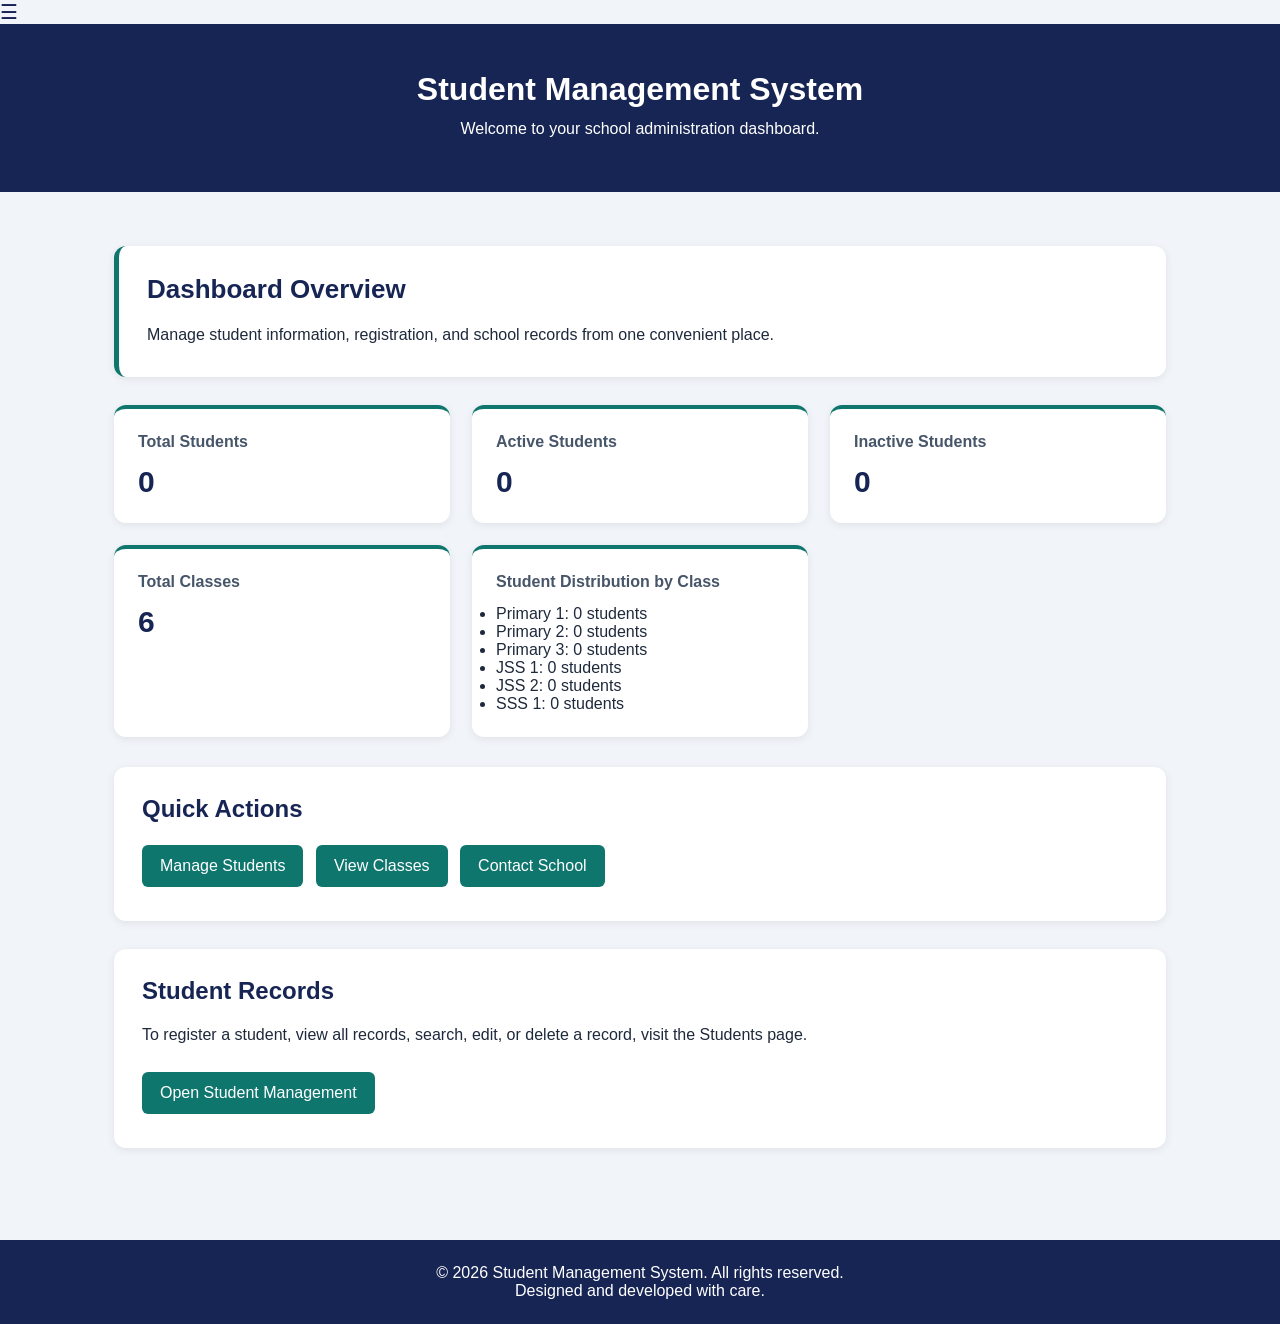
<file: index.html>
<!DOCTYPE html>
<html lang="en">
<head>
    <meta charset="UTF-8">
    <meta name="viewport" content="width=device-width, initial-scale=1.0">
    <title>Dashboard | Student Management System</title>
    <link rel="stylesheet" href="style.css">
    <script src="script.js" defer></script>
</head>
<body>

    <!-- HAMBURGER MENU BUTTON -->
    <button
        id="menu-toggle"
        class="menu-toggle"
        aria-label="Open navigation menu"
        aria-controls="sidebar-menu"
        aria-expanded="false"
    >
        ☰
    </button>
    
    <!-- HEADER -->
    <header class="page-header">
        <h1>Student Management System</h1>
        <p>Welcome to your school administration dashboard.</p>
    </header>

    <!-- DASHBOARD CONTENT -->
    <main class="dashboard-page" id="dashboard">

        <!-- INTRODUCTION -->
        <section class="dashboard-welcome">
            <h2>Dashboard Overview</h2>
            <p>
                Manage student information, registration, and
                school records from one convenient place.
            </p>
        </section>

        <!-- STATISTICS -->
        <section class="dashboard-stats">

            <article class="stat-card">
                <h3>Total Students</h3>
                <p class="stat-number" id="total-students">0</p>
            </article>

            <article class="stat-card">
                <h3>Active Students</h3>
                <p class="stat-number" id="active-students">0</p>
            </article>

            <article class="stat-card">
                <h3>Inactive Students</h3>
                <p class="stat-number" id="inactive-students">0</p>
            </article>
            
            <article class="stat-card">
                 <h3>Total Classes</h3>
                 <p class="stat-number" id="total-classes">0</p>
            </article>


<article class="stat-card">
    <h3>Student Distribution by Class</h3>

    <ul id="class-distribution">
        <li>Loading class data...</li>
    </ul>
</article>
        </section>

        <!-- QUICK LINKS -->
        <section class="dashboard-quick-links">
            <h2>Quick Actions</h2>

            <a href="students.html" class="dashboard-action">
                Manage Students
            </a>

            <a href="classes.html" class="dashboard-action">
                View Classes
            </a>

            <a href="contact.html" class="dashboard-action">
                Contact School
            </a>
        </section>

        <!-- RECENT STUDENTS -->
        <section class="dashboard-recent">
            <h2>Student Records</h2>
            <p>
                To register a student, view all records, search,
                edit, or delete a record, visit the Students page.
            </p>

            <a href="students.html" class="dashboard-action">
                Open Student Management
            </a>
        </section>

    </main>

    <!-- SIDEBAR NAVIGATION -->
    <nav
        id="sidebar-menu"
        class="sidebar-menu"
        aria-label="Main navigation"
    >
        <button
            id="menu-close"
            class="menu-close"
            aria-label="Close navigation menu"
        >
            &times;
        </button>

        <h2>School Menu</h2>

        <a href="index.html">Dashboard</a>
        <a href="students.html">Students</a>
        <a href="classes.html">Classes</a>
        <a href="about.html">About Us</a>
        <a href="contact.html">Contact</a>
        <a href="settings.html">Settings</a>
    </nav>

    <!-- DARK OVERLAY -->
    <div
        id="menu-overlay"
        class="menu-overlay"
        aria-hidden="true"
    >
    </div>
    <footer>
        <p>&copy; 2026 Student Management System. All rights reserved.</p>
        <p>Designed and developed with care.</p>
    </footer>

<div id="notification-container" aria-live="polite"></div>
</body>
</html>
</file>
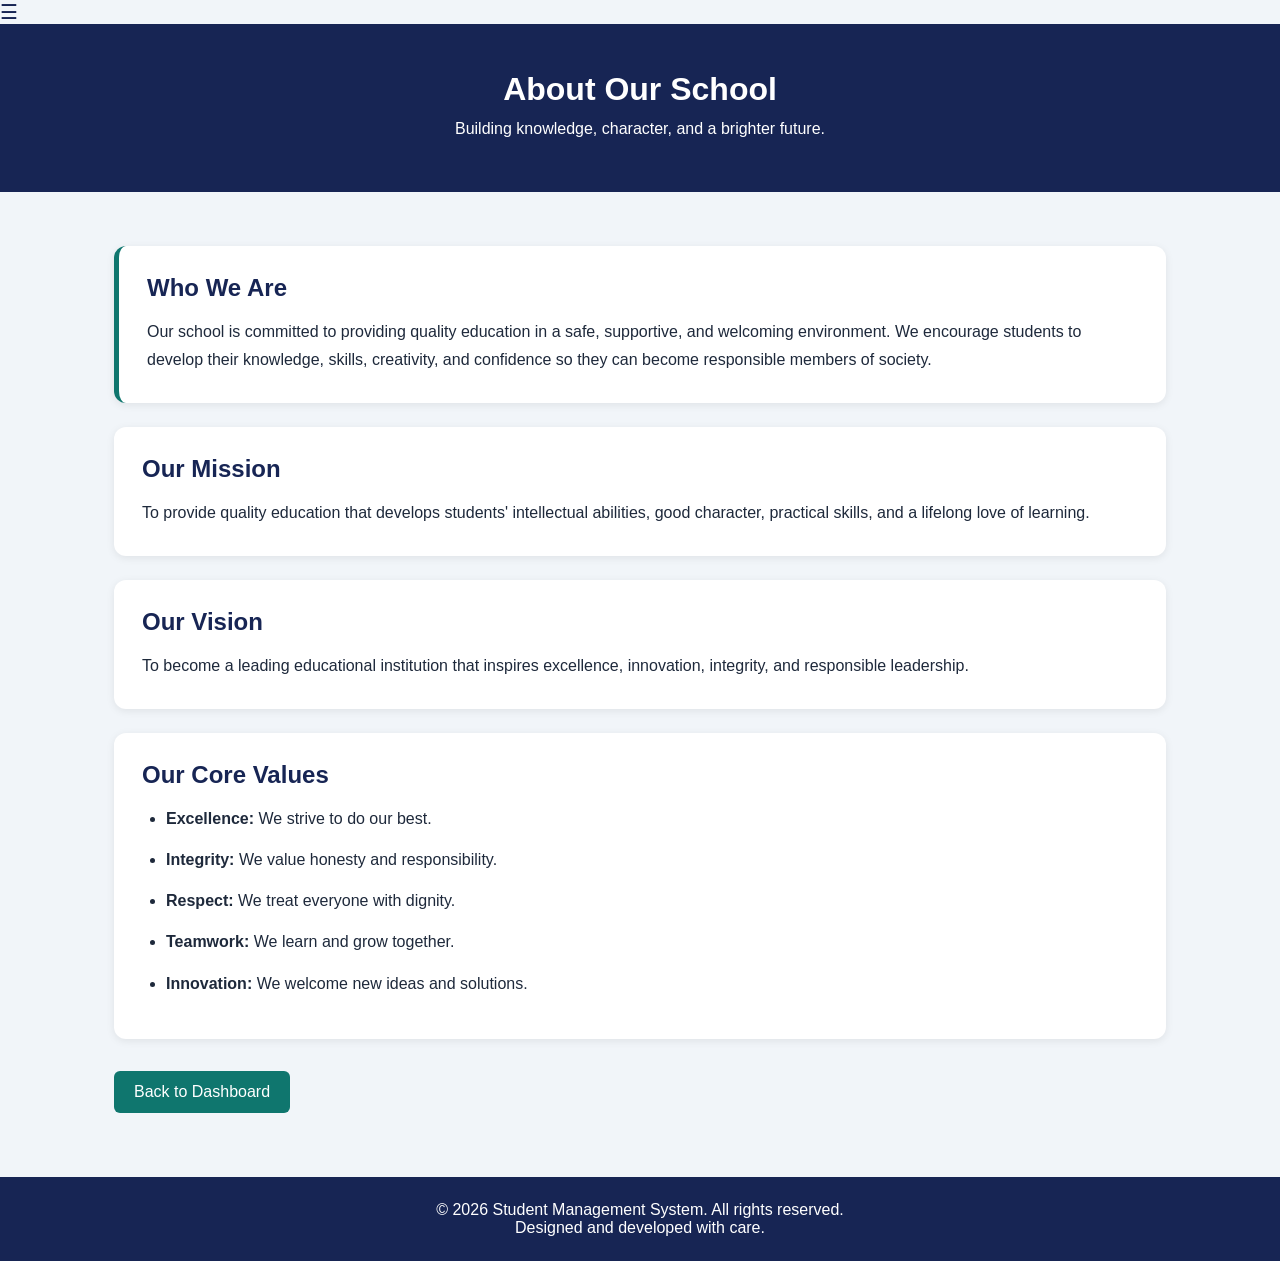
<file: about.html>
<!DOCTYPE html>
<html lang="en">
<head>
    <meta charset="UTF-8">
    <meta name="viewport" content="width=device-width, initial-scale=1.0">
    <title>About Us | Student Management System</title>
    <link rel="stylesheet" href="style.css">
<script src="script.js" defer></script>
</head>
<body>

    <!-- HAMBURGER MENU BUTTON -->
    <button
        id="menu-toggle"
        class="menu-toggle"
        aria-label="Open navigation menu"
        aria-controls="sidebar-menu"
        aria-expanded="false"
    >
        ☰
    </button>
    
    
    <header class="page-header">
        <h1>About Our School</h1>
        <p>Building knowledge, character, and a brighter future.</p>
    </header>

    <main class="about-page">

        <section class="about-intro">
            <h2>Who We Are</h2>
            <p>
                Our school is committed to providing quality education
                in a safe, supportive, and welcoming environment.
                We encourage students to develop their knowledge,
                skills, creativity, and confidence so they can become
                responsible members of society.
            </p>
        </section>

        <section class="about-card">
            <h2>Our Mission</h2>
            <p>
                To provide quality education that develops students'
                intellectual abilities, good character, practical
                skills, and a lifelong love of learning.
            </p>
        </section>

        <section class="about-card">
            <h2>Our Vision</h2>
            <p>
                To become a leading educational institution that
                inspires excellence, innovation, integrity, and
                responsible leadership.
            </p>
        </section>

        <section class="about-card">
            <h2>Our Core Values</h2>
            <ul>
                <li><strong>Excellence:</strong> We strive to do our best.</li>
                <li><strong>Integrity:</strong> We value honesty and responsibility.</li>
                <li><strong>Respect:</strong> We treat everyone with dignity.</li>
                <li><strong>Teamwork:</strong> We learn and grow together.</li>
                <li><strong>Innovation:</strong> We welcome new ideas and solutions.</li>
            </ul>
        </section>

        <a class="back-link" href="index.html">Back to Dashboard</a>

    </main>
 
    <!-- SIDEBAR NAVIGATION -->
    <nav
        id="sidebar-menu"
        class="sidebar-menu"
        aria-label="Main navigation"
    >
        <button
            id="menu-close"
            class="menu-close"
            aria-label="Close navigation menu"
        >
            &times;
        </button>

        <h2>School Menu</h2>

        <a href="index.html">Dashboard</a>
        <a href="students.html">Students</a>
        <a href="classes.html">Classes</a>
        <a href="about.html">About Us</a>
        <a href="contact.html">Contact</a>
        <a href="settings.html">Settings</a>
    </nav>

    <!-- DARK OVERLAY -->
    <div
        id="menu-overlay"
        class="menu-overlay"
        aria-hidden="true"
    ></div>
    
    <footer>
        <p>&copy; 2026 Student Management System. All rights reserved.</p>
        <p>Designed and developed with care.</p>
    </footer>

</body>
</html>
</file>
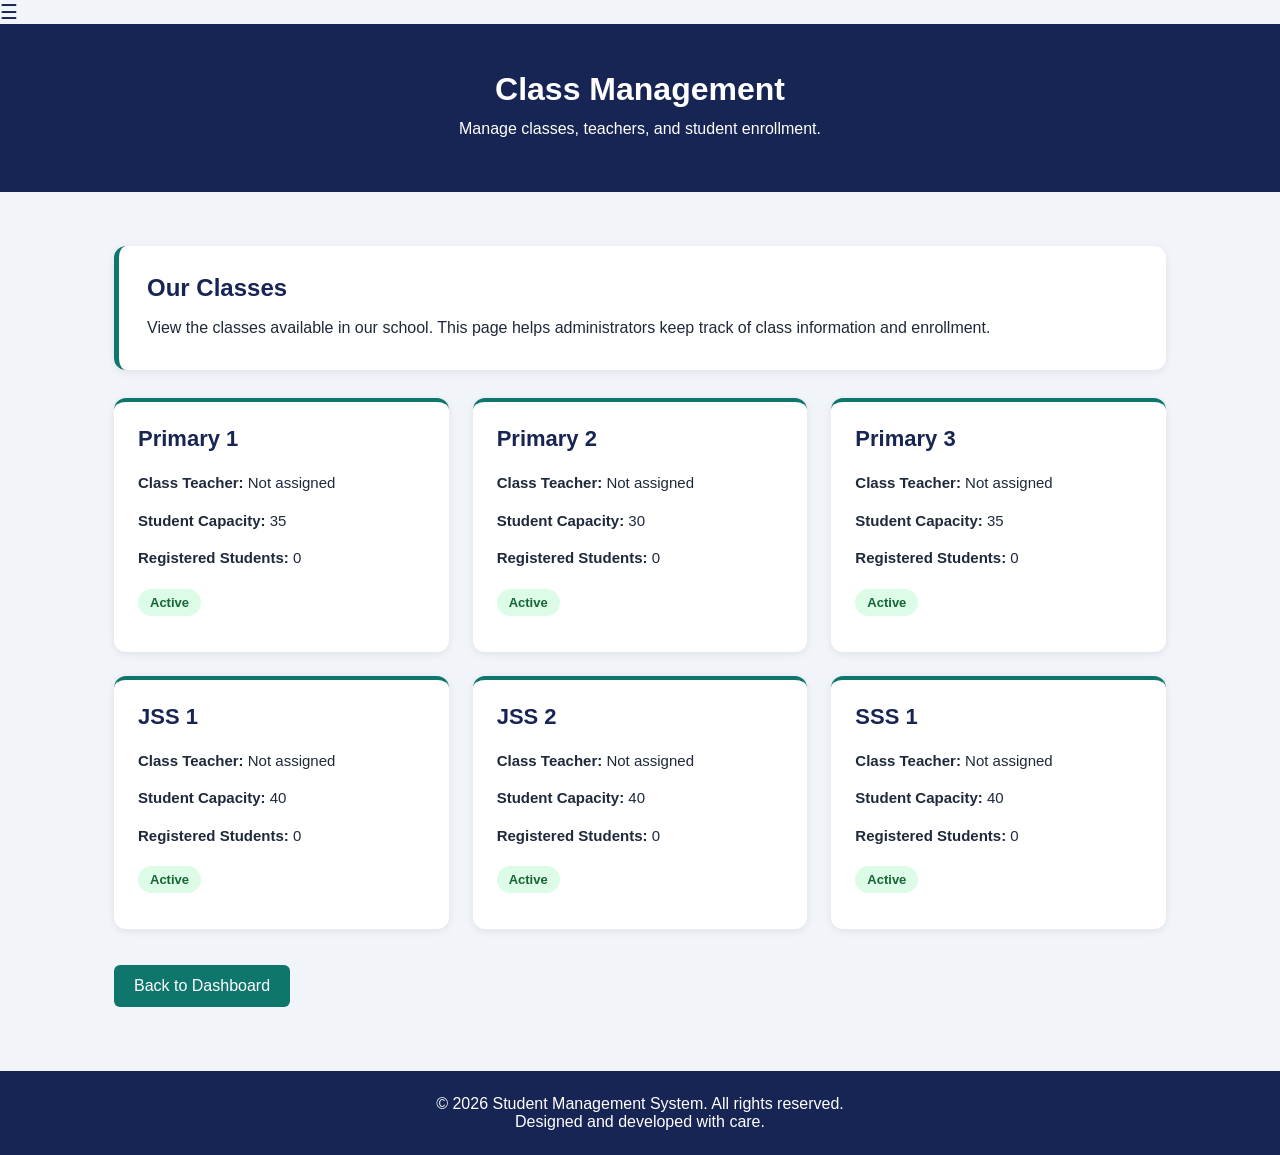
<file: classes.html>
<!DOCTYPE html> 
<html lang="en">
   <head> <meta charset="UTF-8"> <meta name="viewport" content="width=device-width, initial-scale=1.0">
    <title>Classes | Student Management System</title>
     <link rel="stylesheet" href="style.css">
   
<script src="script.js" defer></script>
      </head>
      <body>
             <!-- HAMBURGER MENU BUTTON -->
    <button
        id="menu-toggle"
        class="menu-toggle"
        aria-label="Open navigation menu"
        aria-controls="sidebar-menu"
        aria-expanded="false"
    >
        ☰
    </button>
    
            <header class="page-header">
      <h1>Class Management</h1>
      <p>Manage classes, teachers, and student enrollment.</p>
       </header> 
       
       <main class="classes-page"> <section class="classes-intro"> <h2>Our Classes</h2>
      <p> View the classes available in our school. This page helps administrators keep track of class information and enrollment. </p>
         </section>
         
          <section class="class-grid">
           <article class="class-card">
     <h2 class="class-name">Primary 1</h2> <p><strong>Class Teacher:</strong> Not assigned</p>
      <p><strong>Student Capacity:</strong> <span class="student-capacity">35</span></p>
<p><strong>Registered Students:</strong> <span class="registered-count">0</span></p>
       <span class="class-status">Active</span>
       <p class="capacity-warning"></p>
        </article>
    
   <article class="class-card"> <h2 class="class-name">Primary 2</h2>
    <p><strong>Class Teacher:</strong> Not assigned</p> <p><strong>Student Capacity:</strong> <span class="student-capacity">30</span></p>
    <p><strong>Registered Students:</strong> <span class="registered-count">0</span></p>
    
    <span class="class-status">Active</span>
    <p class="capacity-warning"></p>
     </article>
    
     <article class="class-card"> <h2 class="class-name">Primary 3</h2>
     
      <p><strong>Class Teacher:</strong> Not assigned</p> <p><strong>Student Capacity:</strong> <span class="student-capacity">35</span></p>
      <p><strong>Registered Students:</strong> <span class="registered-count">0</span></p>
      
       <span class="class-status">Active</span>
       <p class="capacity-warning"></p>
        </article>
       
    <article class="class-card"> <h2 class="class-name">JSS 1</h2>
     <p><strong>Class Teacher:</strong> Not assigned</p>
     
     
      <p><strong>Student Capacity:</strong> <span class="student-capacity">40</span></p>
      <p><strong>Registered Students:</strong> <span class="registered-count">0</span></p>
      
       <span class="class-status">Active</span>
       <p class="capacity-warning"></p>
        </article>
     
      <article class="class-card"> <h2 class="class-name">JSS 2</h2> 
      
   <p><strong>Class Teacher:</strong> Not assigned</p>
   
    <p><strong>Student Capacity:</strong> <span class="student-capacity">40</span></p>
    <p><strong>Registered Students:</strong> <span class="registered-count">0</span></p>
    
   <span class="class-status">Active</span>
   <p class="capacity-warning"></p>
    </article>
   
    <article class="class-card"> <h2 class="class-name">SSS 1</h2>
    
     <p><strong>Class Teacher:</strong> Not assigned</p>
     
     
   <p><strong>Student Capacity:</strong> <span class="student-capacity">40</span></p>
   <p><strong>Registered Students:</strong> <span class="registered-count">0</span></p>
    <span class="class-status">Active</span>
    <p class="capacity-warning"></p>
     </article>
    
     </section>
     
      <a class="back-link" href="index.html">Back to Dashboard</a>
     </main>
     <!-- SIDEBAR NAVIGATION -->
    <nav
        id="sidebar-menu"
        class="sidebar-menu"
        aria-label="Main navigation"
    >
        <button
            id="menu-close"
            class="menu-close"
            aria-label="Close navigation menu"
        >
            &times;
        </button>

        <h2>School Menu</h2>

        <a href="index.html">Dashboard</a>
        <a href="students.html">Students</a>
        <a href="classes.html">Classes</a>
        <a href="about.html">About Us</a>
        <a href="contact.html">Contact</a>
        <a href="settings.html">Settings</a>
    </nav>

    <!-- DARK OVERLAY -->
    <div
        id="menu-overlay"
        class="menu-overlay"
        aria-hidden="true"
    >
    </div>
    <footer>
          <p>&copy; 2026 Student Management System. All rights reserved.</p>
          
         <p>Designed and developed with care.</p>
          </footer>
           </body> 
           </html>
</file>
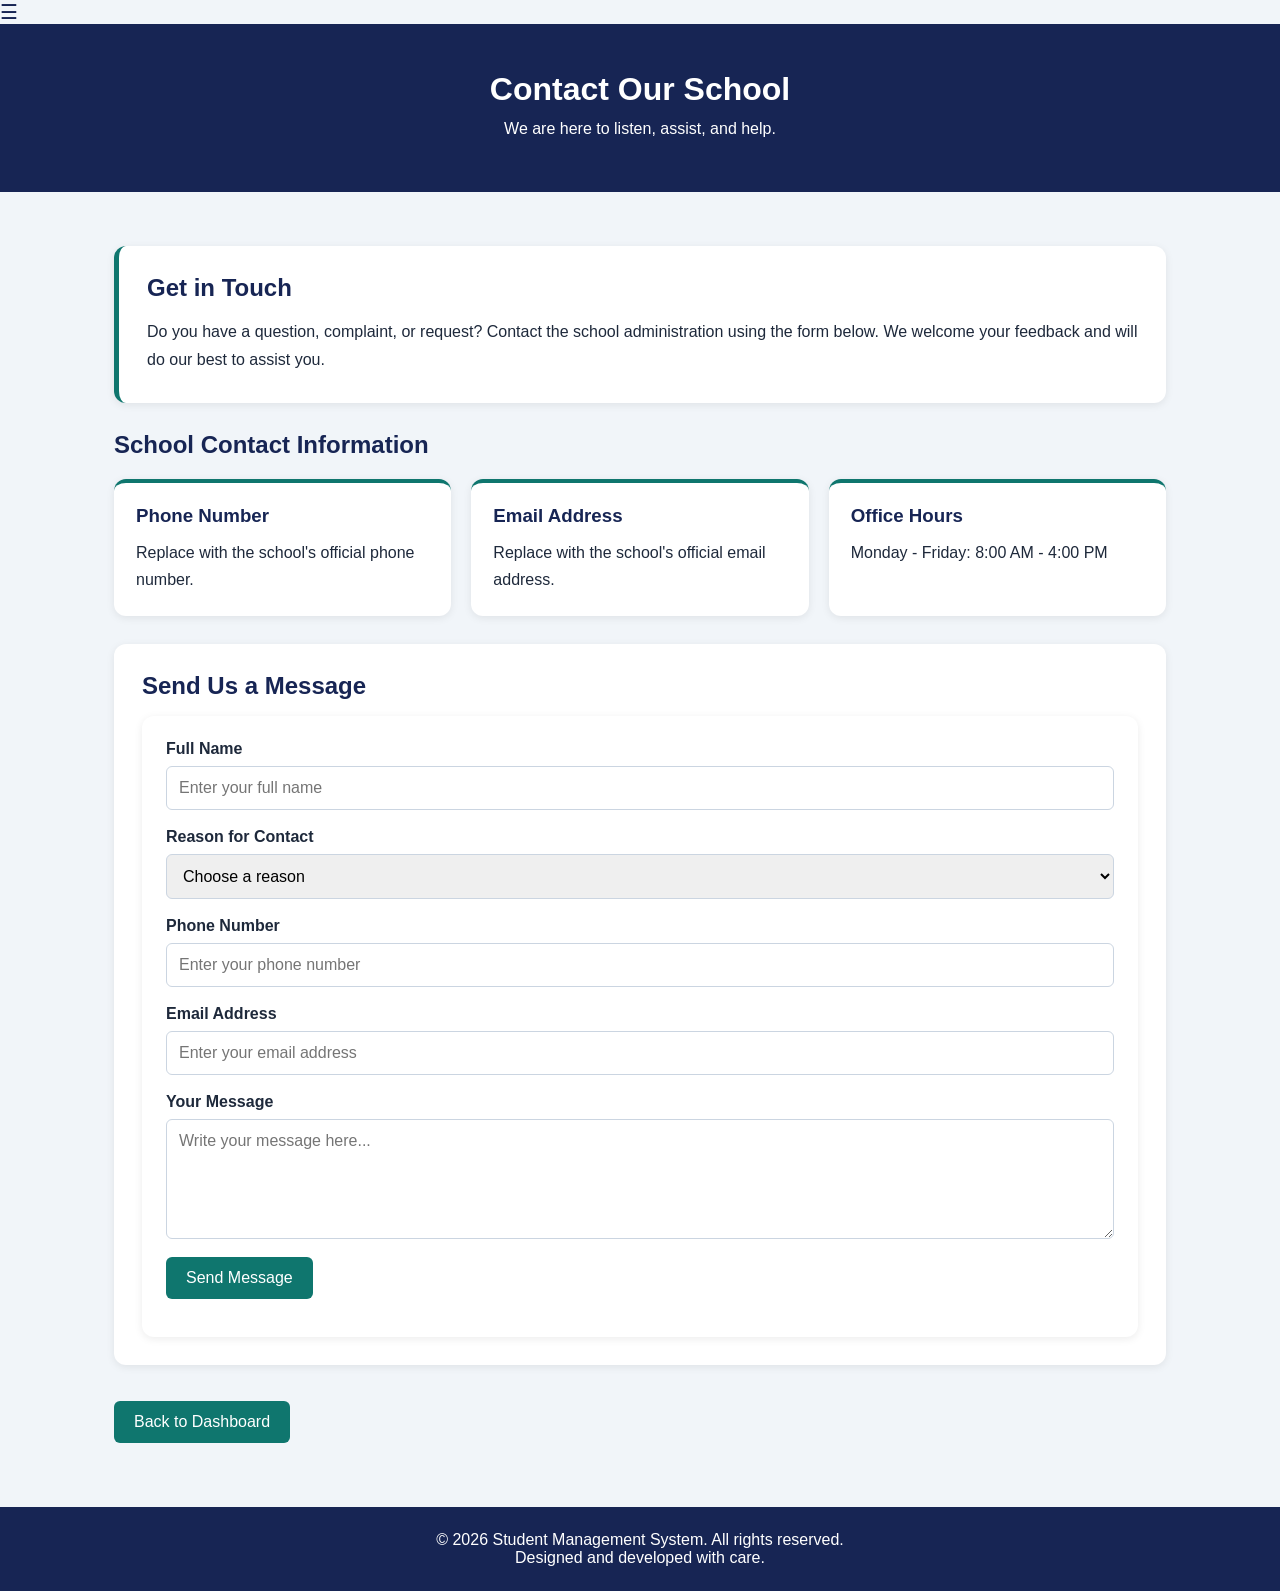
<file: contact.html>
<!DOCTYPE html>
<html lang="en">
<head>
    <meta charset="UTF-8">
    <meta name="viewport" content="width=device-width, initial-scale=1.0">
    <title>Contact Us | Student Management System</title>
    <link rel="stylesheet" href="style.css">

<script src="script.js" defer></script>
</head>
<body>
   <!-- HAMBURGER MENU BUTTON -->
    <button
        id="menu-toggle"
        class="menu-toggle"
        aria-label="Open navigation menu"
        aria-controls="sidebar-menu"
        aria-expanded="false"
    >
        ☰
    </button>
    <header class="page-header">
        <h1>Contact Our School</h1>
        <p>We are here to listen, assist, and help.</p>
    </header>

    <main class="contact-page">

        <section class="contact-intro">
            <h2>Get in Touch</h2>
            <p>
                Do you have a question, complaint, or request?
                Contact the school administration using the form below.
                We welcome your feedback and will do our best to assist you.
            </p>
        </section>

        <section class="contact-details">
            <h2>School Contact Information</h2>

            <div class="contact-info-card">
                <h3>Phone Number</h3>
  <p>Replace with the school's official phone number.</p>
            </div>

            <div class="contact-info-card">
                <h3>Email Address</h3>
                <p>Replace with the school's official email address.</p>
            </div>

            <div class="contact-info-card">
                <h3>Office Hours</h3>
                <p>Monday - Friday: 8:00 AM - 4:00 PM</p>
            </div>
        </section>

        <section class="contact-form-section">
            <h2>Send Us a Message</h2>

            <form id="contact-form">

                <label for="contact-name">Full Name</label>
                <input
                    type="text"
                    id="contact-name"
                    name="name"
                    placeholder="Enter your full name"
                    required
                >

                <label for="contact-reason">Reason for Contact</label>
                <select id="contact-reason" name="reason" required>
                    <option value="">Choose a reason</option>
                    <option value="admission">Admission Enquiry</option>
                    <option value="student-record">Student Records</option>
                    <option value="fees">School Fees</option>
                    <option value="maintenance">School Maintenance</option>
                    <option value="complaint">Complaint</option>
                    <option value="other">Other</option>
                </select>

                <label for="contact-phone">Phone Number</label>
                <input
                    type="tel"
                    id="contact-phone"
                    name="phone"
                    placeholder="Enter your phone number"
                    required
                >

                <label for="contact-email">Email Address</label>
                <input
                    type="email"
                    id="contact-email"
                    name="email"
                    placeholder="Enter your email address"
                    required
                >

                <label for="contact-message">Your Message</label>
                <textarea
                    id="contact-message"
                    name="message"
                    rows="5"
                    placeholder="Write your message here..."
                    required
                ></textarea>

                <button type="submit" class="contact-submit-button">
                    Send Message
                </button>

                <p id="contact-feedback" role="status"></p>

            </form>
        </section>

        <a class="back-link" href="index.html">Back to Dashboard</a>

    </main>
<!-- SIDEBAR NAVIGATION -->
    <nav
        id="sidebar-menu"
        class="sidebar-menu"
        aria-label="Main navigation"
    >
        <button
            id="menu-close"
            class="menu-close"
            aria-label="Close navigation menu"
        >
            &times;
        </button>

        <h2>School Menu</h2>

        <a href="index.html">Dashboard</a>
        <a href="students.html">Students</a>
        <a href="classes.html">Classes</a>
        <a href="about.html">About Us</a>
        <a href="contact.html">Contact</a>
        <a href="settings.html">Settings</a>
    </nav>

    <!-- DARK OVERLAY -->
    <div
        id="menu-overlay"
        class="menu-overlay"
        aria-hidden="true"
    >
    </div>
    <div id="notification-container" aria-live="polite"></div>
    <footer>
        <p>&copy; 2026 Student Management System. All rights reserved.</p>
        <p>Designed and developed with care.</p>
    </footer>

</body>
</html>
</file>
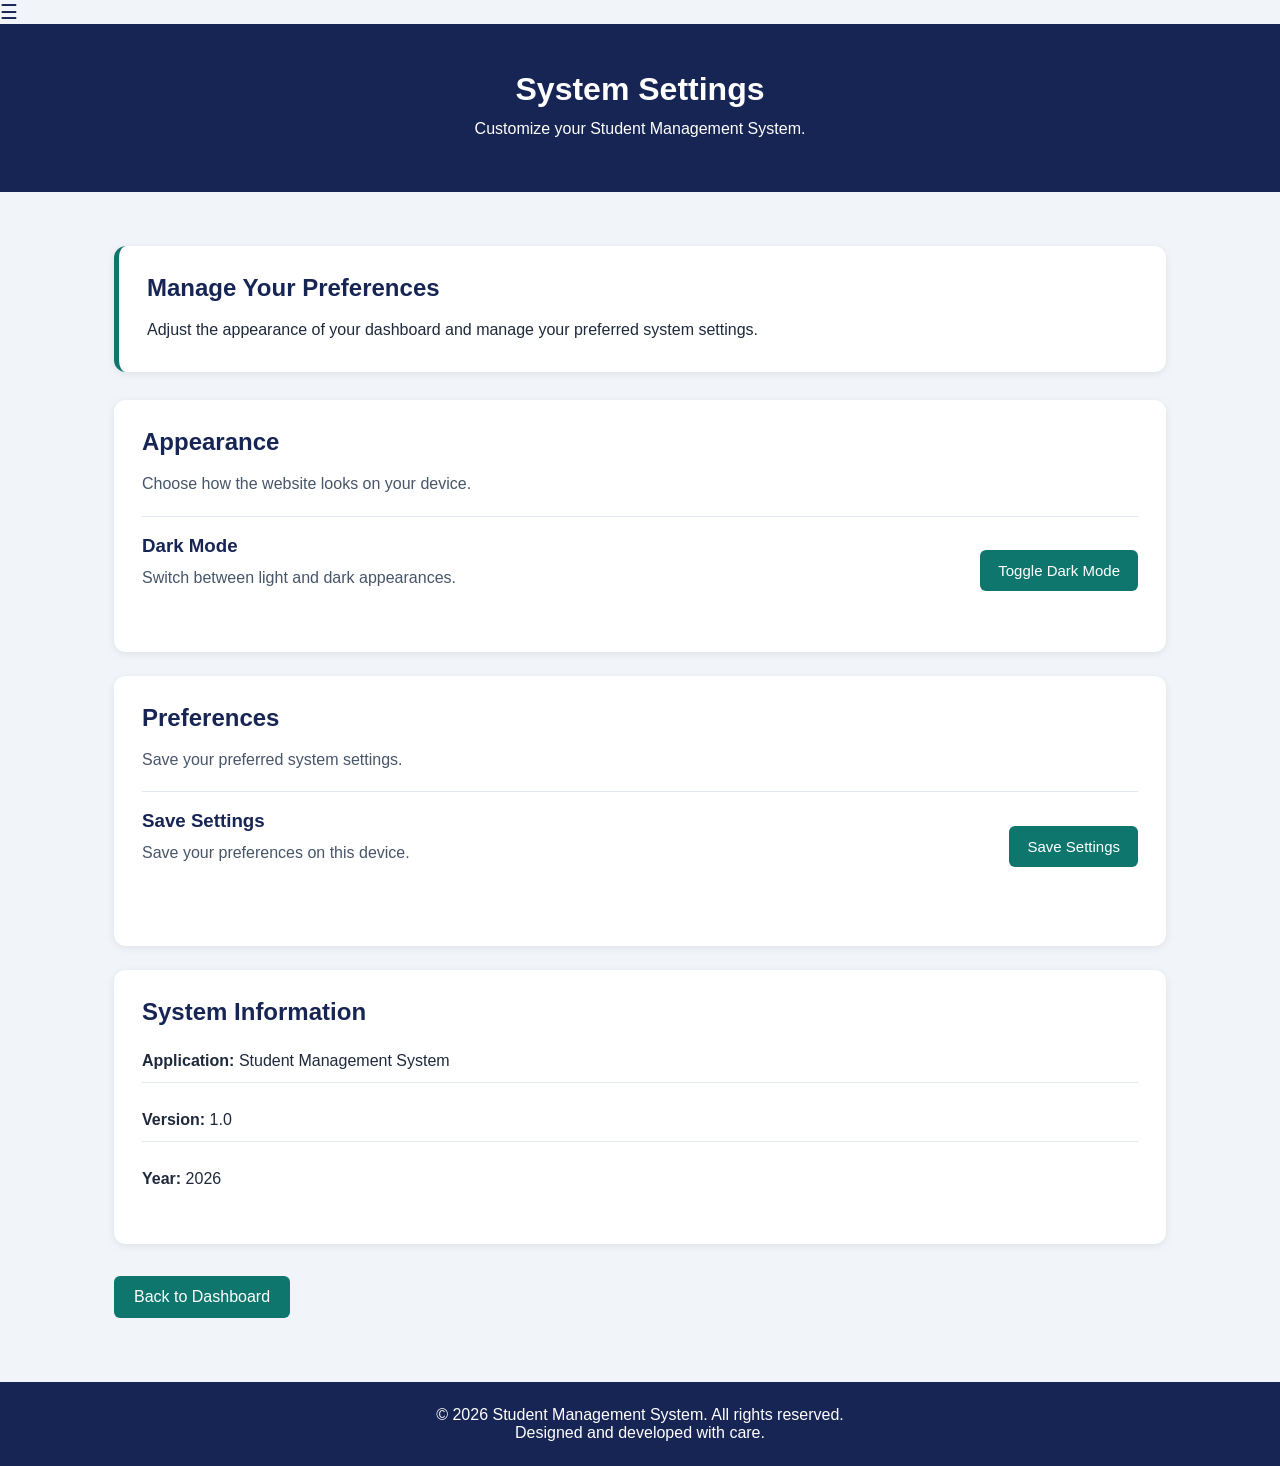
<file: settings.html>
<!DOCTYPE html>
<html lang="en">
<head>
    <meta charset="UTF-8">
    <meta name="viewport" content="width=device-width, initial-scale=1.0">
    <title>Settings | Student Management System</title>
    <link rel="stylesheet" href="style.css">
    <script src="script.js" defer></script>
</head>
<body>
  <!-- HAMBURGER MENU BUTTON -->
    <button
        id="menu-toggle"
        class="menu-toggle"
        aria-label="Open navigation menu"
        aria-controls="sidebar-menu"
        aria-expanded="false"
    >
        ☰
    </button>
    <header class="page-header">
        <h1>System Settings</h1>
        <p>Customize your Student Management System.</p>
    </header>

    <main class="settings-page">

        <section class="settings-intro">
            <h2>Manage Your Preferences</h2>
            <p>
                Adjust the appearance of your dashboard and
                manage your preferred system settings.
            </p>
        </section>

        <!-- APPEARANCE SETTINGS -->
        <section class="settings-card">
            <h2>Appearance</h2>
            <p>Choose how the website looks on your device.</p>

            <div class="setting-row">
                <div>
                    <h3>Dark Mode</h3>
                    <p>Switch between light and dark appearances.</p>
                </div>

                <button type="button" id="dark-mode-toggle">
                    Toggle Dark Mode
                </button>
            </div>
        </section>

        <!-- PREFERENCES -->
        <section class="settings-card">
            <h2>Preferences</h2>
            <p>Save your preferred system settings.</p>

            <div class="setting-row">
                <div>
                    <h3>Save Settings</h3>
                    <p>Save your preferences on this device.</p>
                </div>

                <button type="button" id="save-settings">
                    Save Settings
                </button>
            </div>

            <p id="settings-message" role="status"></p>
        </section>

        <!-- SYSTEM INFORMATION -->
        <section class="settings-card">
            <h2>System Information</h2>

            <div class="system-info">
                <p><strong>Application:</strong> Student Management System</p>
                <p><strong>Version:</strong> 1.0</p>
                <p><strong>Year:</strong> 2026</p>
            </div>
        </section>

        <a href="index.html" class="back-link">
            Back to Dashboard
        </a>

    </main>
<!-- SIDEBAR NAVIGATION -->
    <nav
        id="sidebar-menu"
        class="sidebar-menu"
        aria-label="Main navigation"
    >
        <button
            id="menu-close"
            class="menu-close"
            aria-label="Close navigation menu"
        >
            &times;
        </button>

        <h2>School Menu</h2>

        <a href="index.html">Dashboard</a>
        <a href="students.html">Students</a>
        <a href="classes.html">Classes</a>
        <a href="about.html">About Us</a>
        <a href="contact.html">Contact</a>
        <a href="settings.html">Settings</a>
    </nav>

    <!-- DARK OVERLAY -->
    <div
        id="menu-overlay"
        class="menu-overlay"
        aria-hidden="true"
    >
    </div>
    <div id="notification-container" aria-live="polite"></div>
    <footer>
        <p>&copy; 2026 Student Management System. All rights reserved.</p>
        <p>Designed and developed with care.</p>
    </footer>

</body>
</html>
</file>
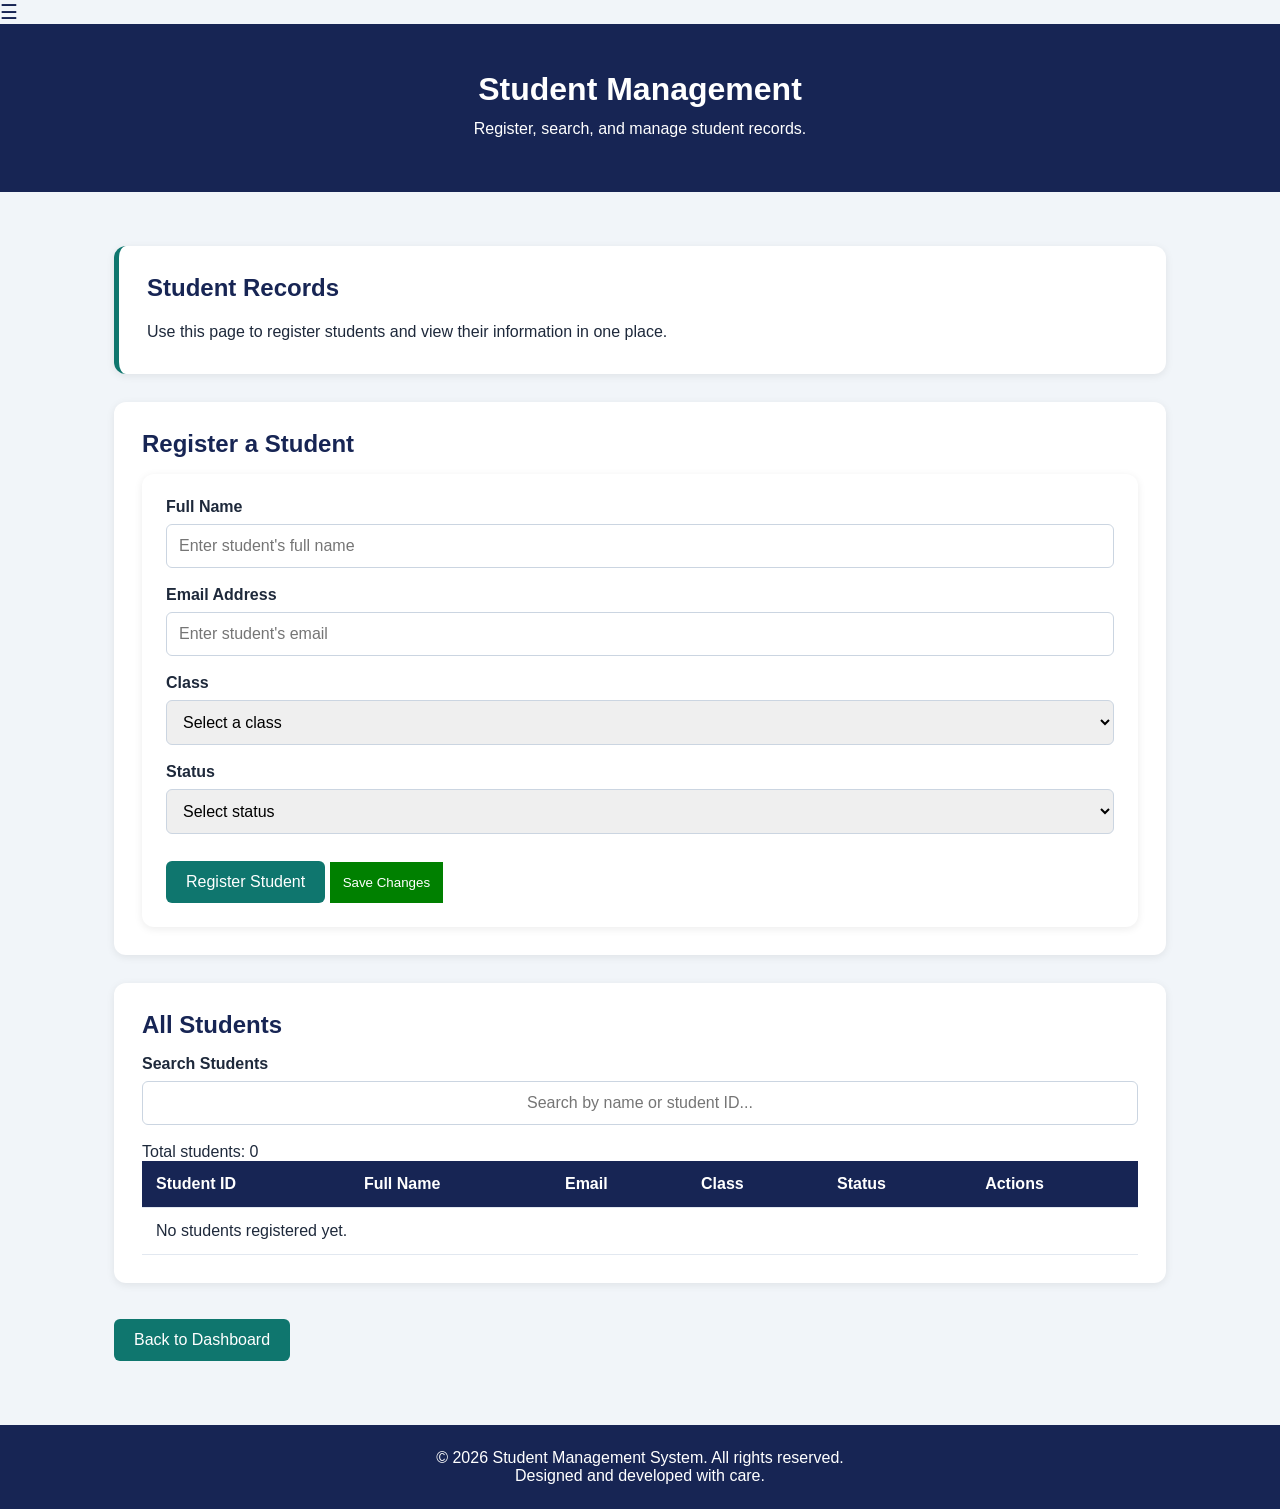
<file: students.html>
<!DOCTYPE html>
<html lang="en">
<head>
    <meta charset="UTF-8">
    <meta name="viewport" content="width=device-width, initial-scale=1.0">
    <title>Students | Student Management System</title>
    <link rel="stylesheet" href="style.css">
    <script src="script.js" defer></script>
</head>
<body>

    <!-- HAMBURGER MENU BUTTON -->
    <button
        id="menu-toggle"
        class="menu-toggle"
        aria-label="Open navigation menu"
        aria-controls="sidebar-menu"
        aria-expanded="false"
    >
        ☰
    </button>
    <header class="page-header">
        <h1>Student Management</h1>
        <p>Register, search, and manage student records.</p>
    </header>

    <main class="students-page">

        <section class="students-intro">
            <h2>Student Records</h2>
            <p>
                Use this page to register students and view
                their information in one place.
            </p>
        </section>

        <section class="student-form-section">
    <h2>Register a Student</h2>

      <form id="student-form">

 <label for="student-name">Full Name</label>
          <input
           type="text"
                    id="student-name"
                    name="student-name"
                    placeholder="Enter student's full name" required
                     >

       <label for="student-email">Email Address</label>
                <input
                    type="email"
                    id="student-email"
                    name="student-email"
                    placeholder="Enter student's email"
            required        
                >

                <label for="student-class">Class</label>
                <select id="student-class" name="student-class" required>
                    <option value="">Select a class</option>
                    <option value="Primary 1">Primary 1</option>
                    <option value="Primary 2">Primary 2</option>
                    <option value="Primary 3">Primary 3</option>
                    <option value="JSS 1">JSS 1</option>
                    <option value="JSS 2">JSS 2</option>
                    <option value="SSS 1">SSS 1</option>
                </select>

                <label for="student-status">Status</label>
                <select id="student-status" name="student-status" required>
                    <option value="">Select status</option>
                    <option value="Active">Active</option>
                    <option value="Inactive">Inactive</option>
                </select>

                <button type="submit" class="submit-button"> Register Student</button>
<button type="button" id="save-changes">Save Changes</button>
            </form>
        </section>

        <section class="student-records-section">
            <h2>All Students</h2>

            <label for="search-students">Search Students</label>
            <input
                type="text"
                id="search-students"
                placeholder="Search by name or student ID..."
            >
<p id="search-count"></p>
            <div class="table-container">
                <table id="students-table">
                    <thead>
                        <tr>
                            <th>Student ID</th>
                            <th>Full Name</th>
                            <th>Email</th>
                            <th>Class</th>
                            <th>Status</th>
                            <th>Actions</th>
                        </tr>
                    </thead>

                    <tbody id="students-list">
                    </tbody>
                </table>
            </div>
        </section>

        <a class="back-link" href="index.html">
            Back to Dashboard
        </a>

    </main>

    <!-- SIDEBAR NAVIGATION -->
    <nav
        id="sidebar-menu"
        class="sidebar-menu"
        aria-label="Main navigation"
    >
        <button
            id="menu-close"
            class="menu-close"
            aria-label="Close navigation menu"
        >
            &times;
        </button>

        <h2>School Menu</h2>

        <a href="index.html">Dashboard</a>
        <a href="students.html">Students</a>
        <a href="classes.html">Classes</a>
        <a href="about.html">About Us</a>
        <a href="contact.html">Contact</a>
        <a href="settings.html">Settings</a>
    </nav>

    <!-- DARK OVERLAY -->
    <div
        id="menu-overlay"
        class="menu-overlay"
        aria-hidden="true"
    ></div>
    <div id="notification-container" aria-live="polite"></div>
    
    
    <div id="delete-overlay" class="delete-overlay"></div>
    
    
<div id="delete-confirmation">

    <h2>Delete Student?</h2>

    <p>
        Are you sure you want to delete this student?
        This action cannot be undone.
    </p>

    <div class="confirmation-actions">

        <button type="button" id="cancel-delete">
            Cancel
        </button>

        <button type="button" id="confirm-delete">
            Confirm Delete
        </button>

    </div>

</div>
    <footer>
        <p>&copy; 2026 Student Management System. All rights reserved.</p>
        <p>Designed and developed with care.</p>
    </footer>

</body>
</html>
</file>
<file: style.css>
/* ==================================================
   STUDENT MANAGEMENT SYSTEM â€” CLEANED STYLESHEET
   Organized by page and responsive/dark-mode behavior
   ================================================== */

/* 1. GLOBAL STYLES AND SHARED COMPONENTS */
:root {
/* Navy blue for headings and navigation */
    --primary-color: #172554;
    
/* Light grey page background */
   --background-color: #f1f5f9;
   
/* White dashboard cards */   
    --card-color: #ffffff;
    
/* Teal buttons and highlights */    
    --accent-color: #0f766e;
    
/* Amber accents */
    --highlight-color: #f59e0b;
    
/* Main text */
    --text-color: #1e293b;
}

* {
  box-sizing: border-box;
  margin: 0;
  padding: 0;
}

html {
  scroll-behavior: smooth;
  scroll-padding-top: 20px;
}

body{
     margin: 0;
     font-family: Arial, sans-serif;
     background: var(--background-color);
 color: var(--text-color);
}

header{
     background: var(--card-color); padding: 24px;
      text-align: center;
 line-height:30px;
}

header h1{
     text-align:center;
     color:white;
 
}
header p{
     color:white;
}
.students-total,
.students-active,
.students-class,
.students-registration{
         background: var(--card-color); 
 padding: 20px;
 border-radius: 12px;
 box-shadow: 0 1px 8px rgba(0,0,0,0.08);

}
div p{
     color:var(--accent-color);
}

.students-total h3, 
.students-active h3,
.students-class h3, 
.students-registration h3{
     
     color: var(--primary-color);
}

.main-page{
          max-width: 1100px;    
          margin: 30px auto;
           padding: 24px;
}

.main-page h2{
     color: var(--primary-color); margin-bottom: 20px;
}

#student-form{
     background: var(--card-color); padding: 24px;
      border-radius: 12px; box-shadow: 0 2px 8px rgba(0,0,0,0.08);
}

#student-form label{
     display: block;
      margin-bottom: 8px; font-weight: bold;
}

#student-form input{
     width: 100%;
      padding: 12px;
       margin-bottom: 16px;
      border: 1px solid #cbd5e1; border-radius: 6px;
    box-sizing: border-box;
}

#student-form select{
     width: 100%;
      padding: 12px;
       margin-bottom: 16px;
      border: 1px solid #cbd5e1; border-radius: 6px;
    box-sizing: border-box;
}

.submit-button{
     background: var(--accent-color);
     color: white;
      padding: 12px 20px;
       border: none;
        border-radius: 6px;
         cursor: pointer;
          font-size: 16px;
}

.records-section{
     max-width: 1100px;
      margin: 30px auto;
       padding: 24px;
}

.records-section h2,
#search-students{
     text-align:center;
}
#search-students{
     width:100%;
    padding:12px;
   border: 2px solid lightgrey;
   border-radius: 10px;
  margin-bottom:20px;
     
}

#students-table th,
#students-table td{
     padding:14px;
   text-align :left;
border-bottom :1px solid #e2e8f0;
}

#students-table th{
  background :#172554;  
  color:#ffffff;
}

#students-table tbody tr:hover {
    background: #f1f5f9;
}

.edit-button{
     background : #0f766e;
     color : #ffffff;
  padding :8px 12px;
border : none;
border-radius :5px;
cursor : pointer;
margin :3px;

}

.delete-button{
     background : #dc2626;
     color:#ffffff;
     padding :8px 12px;
border : none;
border-radius :5px;
cursor : pointer;
margin :3px;
}
 
 .table-container {
    width: 100%;
    overflow-x: auto;
}


.menu-toggle{
     font-size:20px;
     background:none;
     border:none;
     cursor:pointer;
     color:#172554;
}

.sidebar-menu{
     position:fixed;
     top:0;
     left:0;
     width:50%;
     height:100vh;
     background:#172554;
     color:#ffffff;
     padding:24px;
     z-index:1001;
     transform: translateX(-100%);
box-sizing: border-box;
     transition: transform 0.3s ease-in-out;
}

.sidebar-menu a{
     display:block;
     color:#ffffff;
     text-decoration:none;
     padding:14px 0;
     border-bottom: 1px solid rgba(255, 255, 255, 0.15);
}

.menu-close{
     display:block;
     margin-left:auto;
     background:none;
     border:none;
     color: #ffffff;
     font-size: 30px;
     cursor: pointer;
}

.menu-overlay {
    position: fixed;
    inset: 0;
    background: rgba(0, 0, 0, 0.5);
    z-index: 1000;
    opacity: 0;
    visibility: hidden;
    transition: opacity 0.3s ease, visibility 0.3s ease;
}
     

/* Show the sidebar */
.sidebar-menu.active {
    transform: translateX(0);
}

/* Show the dark overlay */
.menu-overlay.active {
    opacity: 1;
    visibility: visible;
}

.delete-overlay{
     
     position:fixed;
     inset:0;
     z-index:2000;
    background: rgba(0, 0, 0, 0.8);
    opacity:0;
    visibility: hidden;
    transition: opacity 0.5s ease, visibility 0.5s ease;
}

.delete-overlay.active {
    opacity: 1;
    visibility: visible;
}
/* 2. LEGACY CONTACT SECTION STYLES (kept for compatibility) */
#contact {
    max-width: 800px;
    margin: 30px auto;
    padding: 24px;
    box-sizing: border-box;
}

#contact h2 {
    color: #172554;
    font-size: 28px;
    margin-bottom: 10px;
}

#contact > p {
    color: #1e293b;
    margin-bottom: 24px;
}

#contact-form {
    background: #ffffff;
    padding: 24px;
    border-radius: 12px;
    box-shadow: 0 2px 8px rgba(0, 0, 0, 0.08);
}

#contact-form label {
    display: block;
    margin-bottom: 8px;
    font-weight: bold;
    color: #1e293b;
}

#contact-form input,
#contact-form select,
#contact-form textarea {
    display: block;
    width: 100%;
    padding: 12px;
    margin-bottom: 18px;
    border: 1px solid #cbd5e1;
    border-radius: 6px;
    box-sizing: border-box;
    font-size: 16px;
}

#contact-form textarea {
    resize: vertical;
}

#contact-form button {
    background: #0f766e;
    color: #ffffff;
    padding: 12px 20px;
    border: none;
    border-radius: 6px;
    cursor: pointer;
    font-size: 16px;
}

#contact-form button:hover {
    opacity: 0.85;
}

#contact-feedback {
    margin-top: 12px;
}

/* 3. LEGACY SETTINGS SECTION STYLES (kept for compatibility) */
#settings {
    max-width: 1100px;
    margin: 30px auto;
    padding: 24px 20px;
    box-sizing: border-box;
    border:0.5px solid black;
    margin-bottom:30px;
    background:white;
}


#settings h2 {
    color: #172554;
    font-size: 28px;
    margin-bottom: 10px;
    text-align: left;
}

#settings p{
     color:black;
}
.settings-card {
    background: #ffffff;
    padding: 24px;
    margin-bottom: 20px;
    border-radius: 12px;
    box-shadow: 0 2px 8px rgba(0, 0, 0, 0.08);
}

.settings-card h3 {
    color: #172554;
    margin-bottom: 10px;
}

.settings-card p {
    color: #1e293b;
    margin-bottom: 16px;
}

.settings-card button {
    background: #0f766e;
    color: #ffffff;
    padding: 12px 20px;
    border: none;
    border-radius: 6px;
    cursor: pointer;
    font-size: 16px;
}

.settings-card button:hover {
    opacity: 0.85;
}

#settings-message {
    margin-top: 12px;
}


/* 4. ABOUT PAGE */
.page-header {
    background: #172554;
    color: #ffffff;
    text-align: center;
    padding: 50px 20px;
}

.page-header h1 {
    font-size: 32px;
    margin-bottom: 12px;
}

.page-header p {
    font-size: 16px;
    line-height: 1.6;
}

/* MAIN ABOUT PAGE */
.about-page {
    max-width: 1100px;
    margin: 30px auto;
    padding: 24px;
    box-sizing: border-box;
}

/* INTRODUCTION SECTION */
.about-intro {
    background: #ffffff;
    padding: 28px;
    margin-bottom: 24px;
    margin-top:0px;
    border-radius: 12px;
    box-shadow: 0 2px 8px rgba(0, 0, 0, 0.08);
    border-left: 5px solid #0f766e;
}

/* MISSION, VISION AND VALUES CARDS */
.about-card {
    background: #ffffff;
    padding: 28px;
    margin-bottom: 24px;
    border-radius: 12px;
    box-shadow: 0 2px 8px rgba(0, 0, 0, 0.08);
}

/* SECTION HEADINGS */
.about-page h2 {
    color: #172554;
    font-size: 24px;
    margin-bottom: 16px;
}

/* PARAGRAPHS */
.about-page p {
    color: #1e293b;
    font-size: 16px;
    line-height: 1.8;
}

/* CORE VALUES LIST */
.about-card ul {
    padding-left: 24px;
    margin-top: 12px;
}

.about-card li {
    color: #1e293b;
    margin-bottom: 14px;
    line-height: 1.7;
}

/* BACK TO DASHBOARD LINK */
.back-link {
    display: inline-block;
    background: #0f766e;
    color: #ffffff;
    text-decoration: none;
    padding: 12px 20px;
    border-radius: 6px;
    margin-top: 8px;
}

.back-link:hover {
    background: #115e59;
}

/* MOBILE RESPONSIVENESS */
@media (max-width: 600px) {
    .page-header {
        padding: 35px 16px;
    }

    .page-header h1 {
        font-size: 26px;
    }

    .about-page {
        padding: 16px;
        margin: 20px auto;
    }

    .about-intro,
    .about-card {
        padding: 20px;
    }

    .about-page h2 {
        font-size: 21px;
    }
}


    
footer {
    background: #172554;
    color: #ffffff;
    text-align: center;
    padding: 24px;
    margin-top: 40px;
}

footer a {
    color: orange;
    text-decoration: none;
}

footer a:hover {
    text-decoration: underline;
}

footer p {
    display: block;
    color: #ffffff;
    visibility: visible;
    opacity: 1;
}


/* 5. CLASSES PAGE */
.classes-page {
    max-width: 1100px;
    margin: 30px auto;
    padding: 24px;
    box-sizing: border-box;
}

/* INTRODUCTION CARD */
.classes-intro {
    background: #ffffff;
    padding: 28px;
    margin-bottom: 28px;
    border-radius: 12px;
    border-left: 5px solid #0f766e;
    box-shadow: 0 2px 8px rgba(0, 0, 0, 0.08);
}

.classes-intro h2 {
    color: #172554;
    margin-bottom: 12px;
}

.classes-intro p {
    color: #1e293b;
    line-height: 1.8;
}

/* CLASS CARDS LAYOUT */
.class-grid {
    display: grid;
    grid-template-columns: repeat(3, minmax(0, 1fr));
    gap: 24px;
    margin-bottom: 28px;
}

/* INDIVIDUAL CLASS CARD */
.class-card {
    background: #ffffff;
    padding: 24px;
    border-radius: 12px;
    box-shadow: 0 2px 8px rgba(0, 0, 0, 0.08);
    border-top: 4px solid #0f766e;
}

.class-card h2 {
    color: #172554;
    font-size: 22px;
    margin-bottom: 18px;
}

.class-card p {
    color: #1e293b;
    font-size: 15px;
    line-height: 1.7;
    margin-bottom: 12px;
    overflow-wrap: anywhere;
}

/* CLASS STATUS */
.class-status {
    display: inline-block;
    background: #dcfce7;
    color: #166534;
    padding: 6px 12px;
    border-radius: 20px;
    font-size: 13px;
    font-weight: bold;
    margin-top: 6px;
}

/* MOBILE AND TABLET LAYOUT */
@media (max-width: 800px) {
    .class-grid {
        grid-template-columns: repeat(2, minmax(0, 1fr));
    }
}

@media (max-width: 520px) {
    .classes-page {
        padding: 16px;
        margin: 20px auto;
    }

    .class-grid {
        grid-template-columns: 1fr;
        gap: 18px;
    }

    .class-card,
    .classes-intro {
        padding: 20px;
    }
}



/* 6. STUDENTS PAGE */
.students-page {
    max-width: 1100px;
    margin: 30px auto;
    padding: 24px;
    box-sizing: border-box;
}

/* INTRODUCTION */
.students-intro {
    background: #ffffff;
    padding: 28px;
    margin-bottom: 28px;
    border-radius: 12px;
    border-left: 5px solid #0f766e;
    box-shadow: 0 2px 8px rgba(0, 0, 0, 0.08);
}

.students-page h2 {
    color: #172554;
    font-size: 24px;
    margin-bottom: 16px;
}

.students-intro p {
    color: #1e293b;
    line-height: 1.8;
}

/* REGISTRATION FORM SECTION */
.student-form-section,
.student-records-section {
    background: #ffffff;
    padding: 28px;
    margin-bottom: 28px;
    border-radius: 12px;
    box-shadow: 0 2px 8px rgba(0, 0, 0, 0.08);
}

/* FORM LABELS */
#student-form label,
.student-records-section label {
    display: block;
    color: #1e293b;
    font-weight: bold;
    margin-bottom: 8px;
}

/* INPUTS AND SELECTS */
#student-form input,
#student-form select,
#search-students {
    display: block;
    width: 100%;
    padding: 12px;
    margin-bottom: 18px;
    border: 1px solid #cbd5e1;
    border-radius: 6px;
    box-sizing: border-box;
    font-size: 16px;
}

/* INPUT FOCUS */
#student-form input:focus,
#student-form select:focus,
#search-students:focus {
    outline: 2px solid #0f766e;
    border-color: #0f766e;
}

/* REGISTER BUTTON */
#student-form .submit-button {
    background: #0f766e;
    color: #ffffff;
    padding: 12px 20px;
    border: none;
    border-radius: 6px;
    cursor: pointer;
    font-size: 16px;
}

#student-form .submit-button:hover {
    background: #115e59;
}

/* TABLE WRAPPER */
.table-container {
    width: 100%;
    overflow-x: auto;
}

/* STUDENT TABLE */
#students-table {
    width: 100%;
    min-width: 700px;
    border-collapse: collapse;
    background: #ffffff;
}

#students-table th,
#students-table td {
    padding: 14px;
    text-align: left;
    border-bottom: 1px solid #e2e8f0;
}

#students-table th {
    background: #172554;
    color: #ffffff;
}

#students-table tbody tr:hover {
    background: #f1f5f9;
}

/* ACTION BUTTONS */
#students-table .edit-button {
    background: #0f766e;
    color: #ffffff;
    padding: 8px 12px;
    border: none;
    border-radius: 5px;
    cursor: pointer;
    margin: 3px;
}

#students-table .delete-button {
    background: #dc2626;
    color: #ffffff;
    padding: 8px 12px;
    border: none;
    border-radius: 5px;
    cursor: pointer;
    margin: 3px;
}

/* MOBILE LAYOUT */
@media (max-width: 600px) {
    .students-page {
        padding: 16px;
        margin: 20px auto;
    }

    .students-intro,
    .student-form-section,
    .student-records-section {
        padding: 20px;
    }

    .students-page h2 {
        font-size: 21px;
    }
}


/* 7. CONTACT PAGE */
.contact-page {
    max-width: 1100px;
    margin: 30px auto;
    padding: 24px;
    box-sizing: border-box;
}

/* INTRODUCTION */
.contact-intro {
    background: #ffffff;
    padding: 28px;
    margin-bottom: 28px;
    border-radius: 12px;
    border-left: 5px solid #0f766e;
    box-shadow: 0 2px 8px rgba(0, 0, 0, 0.08);
}

.contact-page h2 {
    color: #172554;
    font-size: 24px;
    margin-bottom: 16px;
}

.contact-intro p {
    color: #1e293b;
    line-height: 1.8;
}

/* SCHOOL CONTACT DETAILS */
.contact-details {
    display: grid;
    grid-template-columns: repeat(3, minmax(0, 1fr));
    gap: 20px;
    margin-bottom: 28px;
}

.contact-details > h2 {
    grid-column: 1 / -1;
    margin-bottom: 0;
}

.contact-info-card {
    background: #ffffff;
    padding: 22px;
    border-radius: 12px;
    border-top: 4px solid #0f766e;
    box-shadow: 0 2px 8px rgba(0, 0, 0, 0.08);
    min-width: 0;
}

.contact-info-card h3 {
    color: #172554;
    margin-bottom: 12px;
}

.contact-info-card p {
    color: #1e293b;
    line-height: 1.7;
    overflow-wrap: anywhere;
}

/* CONTACT FORM CARD */
.contact-form-section {
    background: #ffffff;
    padding: 28px;
    margin-bottom: 28px;
    border-radius: 12px;
    box-shadow: 0 2px 8px rgba(0, 0, 0, 0.08);
}

/* FORM LABELS */
#contact-form label {
    display: block;
    color: #1e293b;
    font-weight: bold;
    margin-bottom: 8px;
}

/* INPUTS, DROPDOWN AND MESSAGE BOX */
#contact-form input,
#contact-form select,
#contact-form textarea {
    display: block;
    width: 100%;
    padding: 12px;
    margin-bottom: 18px;
    border: 1px solid #cbd5e1;
    border-radius: 6px;
    box-sizing: border-box;
    font-size: 16px;
    font-family: inherit;
}

#contact-form textarea {
    resize: vertical;
    min-height: 120px;
}

/* FOCUS EFFECT */
#contact-form input:focus,
#contact-form select:focus,
#contact-form textarea:focus {
    outline: 2px solid #0f766e;
    border-color: #0f766e;
}

/* SEND MESSAGE BUTTON */
.contact-submit-button {
    background: #0f766e;
    color: #ffffff;
    padding: 12px 22px;
    border: none;
    border-radius: 6px;
    font-size: 16px;
    cursor: pointer;
}

.contact-submit-button:hover {
    background: #115e59;
}

#contact-feedback {
    color: #0f766e;
    margin-top: 14px;
    line-height: 1.6;
}

/* TABLET */
@media (max-width: 800px) {
    .contact-details {
        grid-template-columns: repeat(2, minmax(0, 1fr));
    }
}

/* MOBILE PHONE */
@media (max-width: 520px) {
    .contact-page {
        padding: 16px;
        margin: 20px auto;
    }

    .contact-intro,
    .contact-form-section,
    .contact-info-card {
        padding: 20px;
    }

    .contact-details {
        grid-template-columns: 1fr;
        gap: 16px;
    }

    .contact-page h2 {
        font-size: 21px;
    }
}



/* 8. DASHBOARD PAGE */
.dashboard-page {
    max-width: 1100px;
    margin: 30px auto;
    padding: 24px;
    box-sizing: border-box;
}

/* WELCOME SECTION */
.dashboard-welcome {
    background: #ffffff;
    padding: 28px;
    margin-bottom: 28px;
    border-left: 5px solid #0f766e;
    border-radius: 12px;
    box-shadow: 0 2px 8px rgba(0, 0, 0, 0.08);
}

.dashboard-welcome h2 {
    color: #172554;
    font-size: 26px;
    margin-bottom: 12px;
}

.dashboard-welcome p {
    color: #1e293b;
    line-height: 1.8;
}

/* STATISTICS GRID */
.dashboard-stats {
    display: grid;
    grid-template-columns: repeat(3, minmax(0, 1fr));
    gap: 22px;
    margin-bottom: 30px;
}

.stat-card {
    background: #ffffff;
    padding: 24px;
    border-radius: 12px;
    border-top: 4px solid #0f766e;
    box-shadow: 0 2px 8px rgba(0, 0, 0, 0.08);
}

.stat-card h3 {
    color: #475569;
    font-size: 16px;
    margin-bottom: 14px;
}

.stat-number {
    color: #172554;
    font-size: 30px;
    font-weight: bold;
}

/* QUICK ACTIONS */
.dashboard-quick-links,
.dashboard-recent {
    background: #ffffff;
    padding: 28px;
    margin-bottom: 28px;
    border-radius: 12px;
    box-shadow: 0 2px 8px rgba(0, 0, 0, 0.08);
}

.dashboard-page h2 {
    color: #172554;
    margin-bottom: 16px;
}

.dashboard-action {
    display: inline-block;
    background: #0f766e;
    color: #ffffff;
    text-decoration: none;
    padding: 12px 18px;
    margin: 6px 8px 6px 0;
    border-radius: 6px;
}

.dashboard-action:hover {
    background: #115e59;
}

.dashboard-recent p {
    color: #1e293b;
    line-height: 1.8;
    margin-bottom: 16px;
}

/* TABLET */
@media (max-width: 800px) {
    .dashboard-stats {
        grid-template-columns: repeat(2, minmax(0, 1fr));
    }
}

/* MOBILE */
@media (max-width: 520px) {
    .dashboard-page {
        padding: 16px;
        margin: 20px auto;
    }

    .dashboard-stats {
        grid-template-columns: 1fr;
    }

    .dashboard-welcome,
    .stat-card,
    .dashboard-quick-links,
    .dashboard-recent {
        padding: 20px;
    }

    .dashboard-welcome h2 {
        font-size: 22px;
    }
}


/* 9. SETTINGS PAGE */
.settings-page {
    max-width: 1100px;
    margin: 30px auto;
    padding: 24px;
    box-sizing: border-box;
}

/* INTRODUCTION */
.settings-intro {
    background: #ffffff;
    padding: 28px;
    margin-bottom: 28px;
    border-radius: 12px;
    border-left: 5px solid #0f766e;
    box-shadow: 0 2px 8px rgba(0, 0, 0, 0.08);
}

.settings-page h2 {
    color: #172554;
    margin-bottom: 14px;
}

.settings-intro p {
    color: #1e293b;
    line-height: 1.8;
}

/* SETTINGS CARDS */
.settings-card {
    background: #ffffff;
    padding: 28px;
    margin-bottom: 24px;
    border-radius: 12px;
    box-shadow: 0 2px 8px rgba(0, 0, 0, 0.08);
}

.settings-card > p {
    color: #475569;
    line-height: 1.7;
    margin-bottom: 18px;
}

.settings-card h3 {
    color: #172554;
    margin-bottom: 8px;
}

.setting-row {
    display: flex;
    justify-content: space-between;
    align-items: center;
    gap: 20px;
    padding: 18px 0;
    border-top: 1px solid #e2e8f0;
}

.setting-row p {
    color: #475569;
    line-height: 1.6;
}

/* SETTINGS BUTTONS */
.settings-card button {
    background: #0f766e;
    color: #ffffff;
    padding: 12px 18px;
    border: none;
    border-radius: 6px;
    font-size: 15px;
    cursor: pointer;
    flex-shrink: 0;
}

.settings-card button:hover {
    background: #115e59;
}

/* FEEDBACK MESSAGE */
#settings-message {
    color: #0f766e;
    margin-top: 12px;
    line-height: 1.6;
}

/* SYSTEM INFORMATION */
.system-info p {
    color: #1e293b;
    padding: 12px 0;
    border-bottom: 1px solid #e2e8f0;
    overflow-wrap: anywhere;
}

.system-info p:last-child {
    border-bottom: none;
}

/* MOBILE RESPONSIVENESS */
@media (max-width: 600px) {
    .settings-page {
        padding: 16px;
        margin: 20px auto;
    }

    .settings-intro,
    .settings-card {
        padding: 20px;
    }

    .setting-row {
        flex-direction: column;
        align-items: flex-start;
        gap: 14px;
    }

    .settings-card button {
        width: 100%;
    }
}



/* 10. RESPONSIVE DESIGN â€” ALL PAGES */

/* TABLETS AND SMALLER LAPTOPS */
@media (max-width: 900px) {

    .dashboard-stats {
        grid-template-columns: repeat(2, minmax(0, 1fr));
    }

    .classes-grid,
    .class-grid {
        grid-template-columns: repeat(2, minmax(0, 1fr));
    }

    .dashboard-page,
    .students-page,
    .about-page,
    .contact-page,
    .settings-page {
        width: 94%;
        max-width: 100%;
    }

    .table-container {
        max-width: 100%;
        overflow-x: auto;
        -webkit-overflow-scrolling: touch;
    }

    #students-table {
        min-width: 650px;
    }
}


/* MOBILE PHONES */
@media (max-width: 600px) {

    /* GENERAL PAGE SPACING */
    body {
        font-size: 15px;
    }

    .page-header {
        padding: 24px 14px;
        text-align: center;
    }

    .page-header h1 {
        font-size: clamp(1.4rem, 6vw, 2rem);
        overflow-wrap: anywhere;
    }

    .page-header p {
        font-size: 0.95rem;
        line-height: 1.6;
    }

    main,
    .dashboard-page,
    .students-page,
    .about-page,
    .contact-page,
    .settings-page {
        width: 100%;
        max-width: 100%;
        padding: 14px;
        margin-left: auto;
        margin-right: auto;
    }

    section {
        margin-bottom: 22px;
    }

    h2 {
        font-size: 1.3rem;
        line-height: 1.4;
    }


    /* HAMBURGER BUTTON */
    .menu-toggle {
        position: fixed;
        top: 12px;
        left: 12px;
        z-index: 1200;
        min-width: 44px;
        min-height: 44px;
        font-size: 26px;
        cursor: pointer;
        touch-action: manipulation;
        color:white;
    }


    /* SIDEBAR */
    .sidebar-menu {
        width: min(82%, 320px);
        max-width: 320px;
        height: 100vh;
        height: 100dvh;
        overflow-y: auto;
        -webkit-overflow-scrolling: touch;
        padding: 70px 16px 24px;
        box-sizing: border-box;
    }

    .sidebar-menu a {
        display: block;
        padding: 14px 16px;
        margin-bottom: 5px;
        font-size: 1rem;
        line-height: 1.4;
        overflow-wrap: anywhere;
    }

    .menu-close {
        min-width: 44px;
        min-height: 44px;
        cursor: pointer;
        touch-action: manipulation;
    }

    .menu-overlay {
        touch-action: manipulation;
    }


    /* DASHBOARD STATISTICS */
    .dashboard-stats {
        grid-template-columns: minmax(0, 1fr);
        gap: 14px;
    }

    .stat-card {
        width: 100%;
        box-sizing: border-box;
    }

    .stat-number {
        font-size: 1.8rem;
    }

    .dashboard-quick-links,
    .dashboard-recent {
        width: 100%;
    }

    .dashboard-action {
        display: block;
        width: 100%;
        box-sizing: border-box;
        text-align: center;
        margin: 10px 0;
        padding: 13px 14px;
    }


    /* STUDENT REGISTRATION FORM */
    #student-form {
        width: 100%;
        box-sizing: border-box;
    }

    #student-form label,
    .student-form-section label,
    .student-records-section label {
        display: block;
        margin-top: 12px;
        margin-bottom: 6px;
    }

    #student-form input,
    #student-form select,
    #student-form textarea,
    #search-students,
    #contact-form input,
    #contact-form select,
    #contact-form textarea {
        width: 100%;
        max-width: 100%;
        min-height: 44px;
        box-sizing: border-box;
        font-size: 16px;
    }

    #student-form button,
    #contact-form button,
    .submit-button {
        max-width: 100%;
        min-height: 44px;
        box-sizing: border-box;
        padding: 12px 16px;
        cursor: pointer;
        touch-action: manipulation;
    }


    /* STUDENT TABLE */
    .table-container {
        width: 100%;
        max-width: 100%;
        overflow-x: auto;
        border-radius: 8px;
        -webkit-overflow-scrolling: touch;
    }

    #students-table {
        width: 100%;
        min-width: 650px;
        border-collapse: collapse;
    }

    #students-table th,
    #students-table td {
        padding: 10px;
        white-space: nowrap;
    }

    #students-table button {
        min-height: 40px;
        margin: 3px;
        touch-action: manipulation;
    }


    /* ABOUT PAGE */
    .about-intro,
    .about-card {
        width: 100%;
        box-sizing: border-box;
        padding: 18px;
    }


    /* CLASSES PAGE */
    .classes-grid,
    .class-grid {
        grid-template-columns: minmax(0, 1fr);
        gap: 16px;
    }

    .class-card {
        width: 100%;
        box-sizing: border-box;
    }


    /* CONTACT AND SETTINGS */
    #contact-form,
    .contact-info,
    .settings-card,
    .settings-section {
        width: 100%;
        max-width: 100%;
        box-sizing: border-box;
    }

    #contact-form input,
    #contact-form select,
    #contact-form textarea {
        margin-bottom: 10px;
    }


    /* FOOTER */
    footer {
        padding: 20px 14px;
        text-align: center;
        overflow-wrap: anywhere;
    }

    footer p {
        line-height: 1.6;
    }

}


/* VERY SMALL PHONES */
@media (max-width: 360px) {

    .page-header {
        padding: 20px 10px;
    }

    main,
    .dashboard-page,
    .students-page,
    .about-page,
    .contact-page,
    .settings-page {
        padding: 10px;
    }

    .sidebar-menu {
        width: 88%;
        padding-left: 12px;
        padding-right: 12px;
    }

    h2 {
        font-size: 1.15rem;
    }

    .stat-card,
    .about-card,
    .class-card {
        padding: 14px;
    }

}


/* ACCESSIBILITY: REDUCE MOTION IF REQUESTED */
@media (prefers-reduced-motion: reduce) {

    .sidebar-menu,
    .sidebar-menu a,
    .menu-overlay {
        scroll-behavior: auto;
        transition: none;
    }

    html {
        scroll-behavior: auto;
    }

}

.red{
     background:red;
     color:white;
     padding:13px;
     border:none;
}

.green{
     background:green;
     color:white;
     padding:13px;
     border:none;
}

#save-changes{
     background:green;
     padding:13px;
     border:none;
     color:white;
     margin-top:10px;
}


/* 11. DARK MODE */
body.dark-mode {
    background-color: #0f172a;
    color: #f8fafc;
}

body.dark-mode header,
body.dark-mode nav,
body.dark-mode aside,
body.dark-mode section,
body.dark-mode article,
body.dark-mode .stat-card,
body.dark-mode .class-card {
    background-color: #1e293b;
    color: #f8fafc;
}

body.dark-mode h1,
body.dark-mode h2,
body.dark-mode h3,
body.dark-mode p,
body.dark-mode label {
    color: #f8fafc;
}


/* Fix table visibility in Dark Mode */
body.dark-mode table {
    background-color: #1e293b;
    color: #f8fafc;
}

body.dark-mode th {
    background-color: #334155;
    color: #ffffff;
}

body.dark-mode td {
    background-color: #1e293b;
    color: #f8fafc;
}

body.dark-mode tr:nth-child(even) td {
    background-color: #273449;
}

body.dark-mode td strong,
body.dark-mode td span,
body.dark-mode td a {
    color: #f8fafc;
}



/* Fix form fields in Dark Mode */
body.dark-mode input,
body.dark-mode select,
body.dark-mode textarea {
    background-color: #334155;
    color: #ffffff;
    border: 1px solid #64748b;
}

body.dark-mode input::placeholder,
body.dark-mode textarea::placeholder {
    color: #cbd5e1;
}

body.dark-mode select option {
    background-color: #334155;
    color: #ffffff;
}


/* Fix About Us content in Dark Mode */
body.dark-mode .about-card,
body.dark-mode .about-card h2,
body.dark-mode .about-card h3,
body.dark-mode .about-card p,
body.dark-mode .about-card li,
body.dark-mode .about-card strong {
    color: #f8fafc;
}

body.dark-mode .about-card {
    background-color: #1e293b;
}



/* Fix School Contact Info in Dark Mode */
body.dark-mode .contact-info-card {
    background-color: #1e293b;
    color: #f8fafc;
}

body.dark-mode .contact-info-card h2,
body.dark-mode .contact-info-card h3,
body.dark-mode .contact-info-card p,
body.dark-mode .contact-info-card strong,
body.dark-mode .contact-info-card a,
body.dark-mode .contact-info-card li {
    color: #f8fafc;
}

#notification-container {
    position: fixed;
    top: 20px;
    right: 20px;
    z-index: 1000;
    width: 300px;
    max-width: calc(100vw - 40px);
}
.notification {
     padding: 10px 15px;
     margin-bottom: 20px;
     border-radius:20px;
     color:white;
     box-shadow: 0 1px 8px rgba(0,0,0,0.08);
  font-size:15px;
background: #f59e0b;
animation: notificationSlideIn 0.3s ease-out;
}

.notification.success{
     background:green;
}

.notification.warning{
     background:#f59e0b;
}

.notification.error{
     background:red;
}

@keyframes notificationSlideIn {
    from {
        opacity: 0;
        transform: translateY(-15px);
    }

    to {
        opacity: 1;
        transform: translateY(0);
    }
}



/* Delete confirmation dialog */
#delete-confirmation {
    display: none;
    position: fixed;
    top: 50%;
    left: 50%;
    transform: translate(-50%, -50%);
    width: 90%;
    max-width: 400px;
    padding: 25px;
    background: #ffffff;
    color: #172554;
    border-radius: 16px;
    box-shadow: 0 10px 35px rgba(0, 0, 0, 0.25);
    z-index: 2001;
}

#delete-confirmation h2 {
    margin-top: 0;
    color: #172554;
}

#delete-confirmation p {
    line-height: 1.6;
    margin-bottom: 25px;
    color:#172554;
}

.confirmation-actions {
    display: flex;
    justify-content: flex-end;
    gap: 12px;
    flex-wrap: wrap;
}

#cancel-delete,
#confirm-delete {
    padding: 10px 16px;
    border: none;
    border-radius: 8px;
    cursor: pointer;
    font-weight: bold;
}

#cancel-delete {
    background: #e5e7eb;
    color: #172554;
}

#confirm-delete {
    background: #dc2626;
    color: #ffffff;
}

#cancel-delete:hover {
    background: #d1d5db;
}

#confirm-delete:hover {
    background: #b91c1c;
}
</file>
